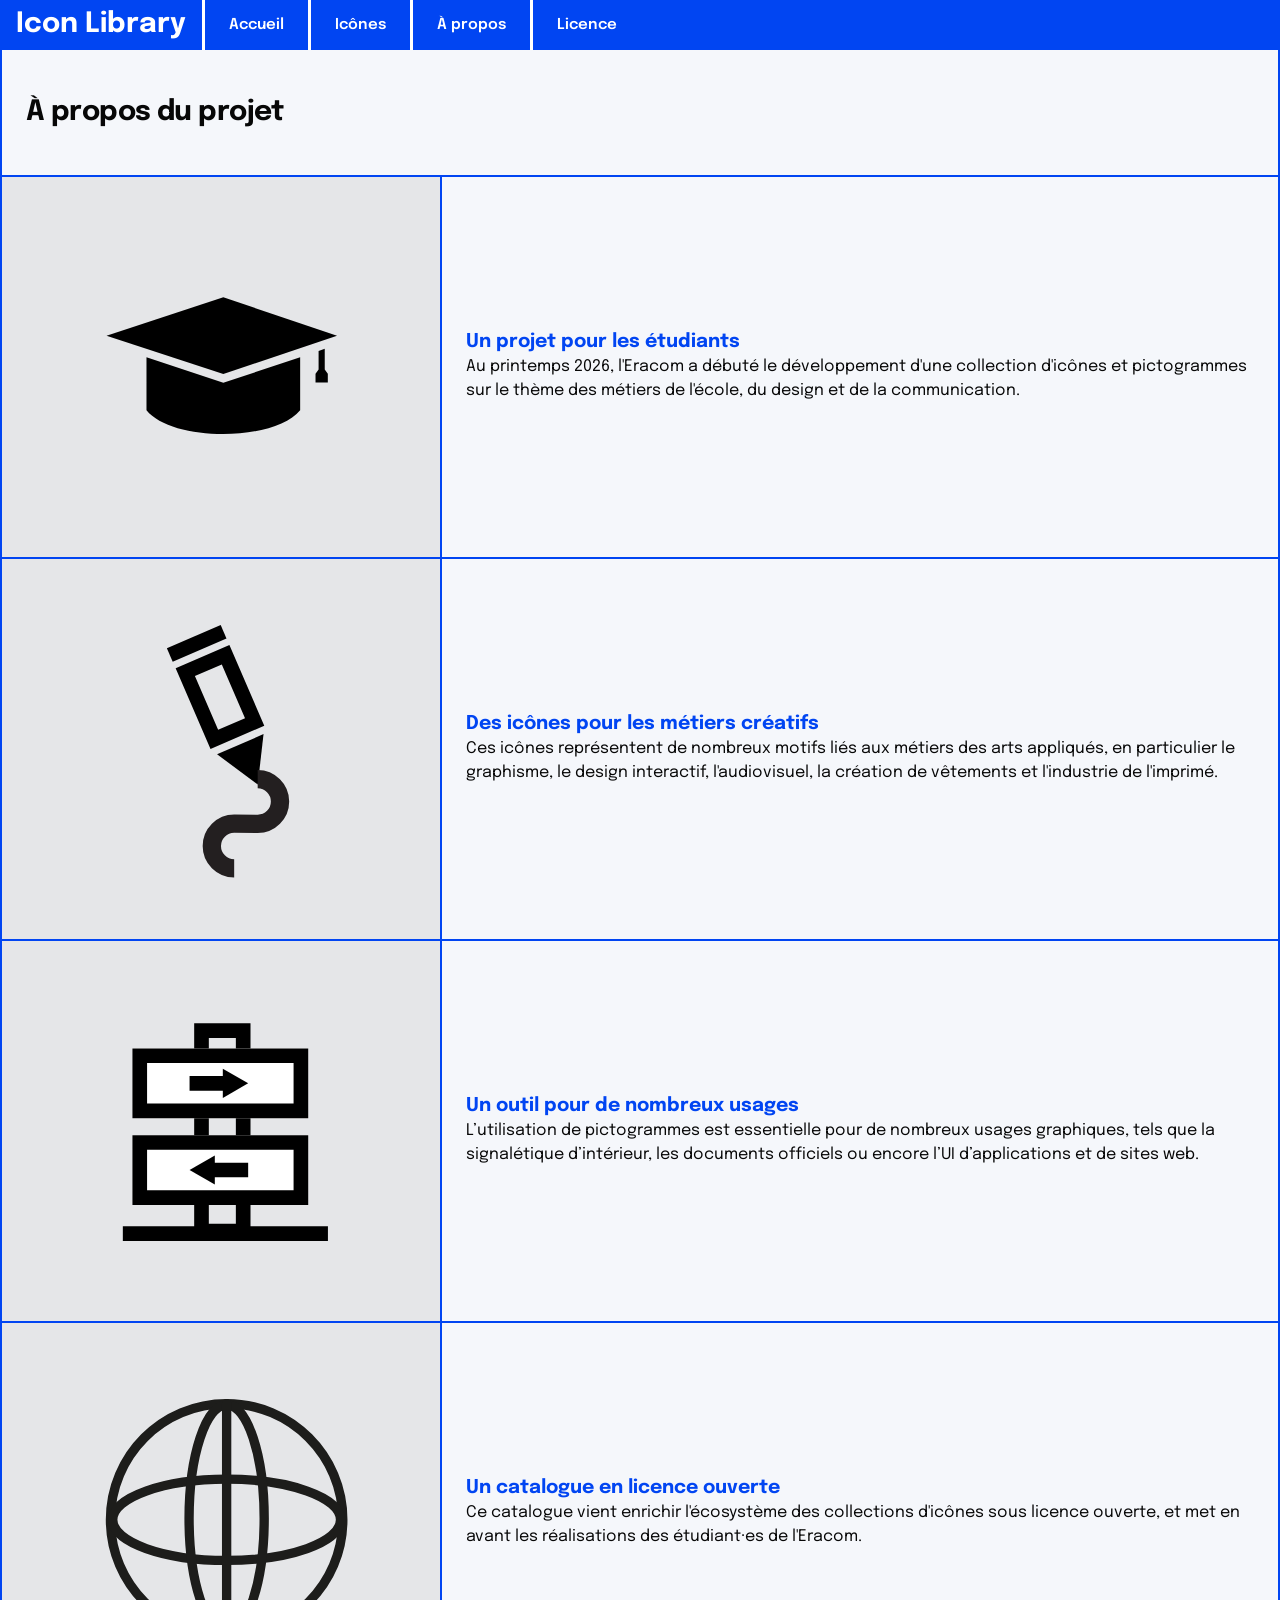
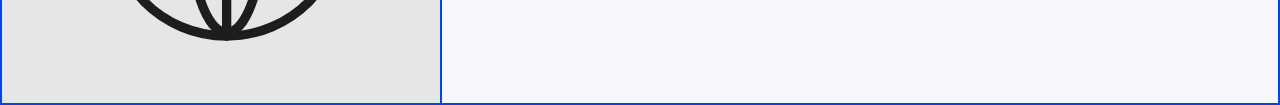
<file: about.html>
<!DOCTYPE html>
<html lang="fr">
<head>
  <meta charset="UTF-8">
  <meta name="viewport" content="width=device-width, initial-scale=1.0">
  <title>À propos — Icon Library</title>
  <link rel="stylesheet" href="style.css">
  <link rel="preconnect" href="https://fonts.googleapis.com">
  <link rel="preconnect" href="https://fonts.gstatic.com" crossorigin>
  <link href="https://fonts.googleapis.com/css2?family=Epilogue:ital,wght@0,100..900;1,100..900&display=swap" rel="stylesheet">
  <style>
    .iconlib-mobile-menu { display: none; }
    .iconlib-mobile-menu.visible { display: flex; }
  </style>
</head>
<body>
  <header class="iconlib-header">
    <a href="index.html" class="iconlib-logo">Icon Library</a>
    <nav class="iconlib-nav" aria-label="Navigation principale">
      <a href="index.html" class="iconlib-nav-link">Accueil</a>
      <a href="index.html" class="iconlib-nav-link">Icônes</a>
      <a href="about.html" class="iconlib-nav-link">À propos</a>
      <a href="licence.html" class="iconlib-nav-link">Licence</a>
    </nav>
    <button class="iconlib-hamburger" aria-label="Menu" aria-expanded="false">
      <span class="iconlib-hamburger-bar" aria-hidden="true"></span>
      <span class="iconlib-hamburger-bar" aria-hidden="true"></span>
      <span class="iconlib-hamburger-bar" aria-hidden="true"></span>
    </button>
  </header>

  <nav class="iconlib-mobile-menu" aria-label="Menu mobile">
    <a href="index.html" class="iconlib-mobile-menu-link">Accueil <span aria-hidden="true">→</span></a>
    <a href="index.html" class="iconlib-mobile-menu-link">Icônes <span aria-hidden="true">→</span></a>
    <a href="about.html" class="iconlib-mobile-menu-link">À propos <span aria-hidden="true">→</span></a>
    <a href="licence.html" class="iconlib-mobile-menu-link">Licence <span aria-hidden="true">→</span></a>
  </nav>

  <main class="iconlib-main about-page">
    <section class="about-hero">
      <h1>À propos du projet</h1>
    </section>

    <section class="about-grid">
      <article class="about-card">
        <div class="about-icon" aria-hidden="true">
          <img src="icons/batiment/salle-des-profs.svg" alt="Icône salle des profs" width="48" height="48">
        </div>
        <div>
          <h2>Un projet pour les étudiants</h2>
          <p>Au printemps 2026, l'Eracom a débuté le développement d'une collection d'icônes et pictogrammes sur le thème des métiers de l'école, du design et de la communication.</p>
        </div>
      </article>

      <article class="about-card">
        <div class="about-icon" aria-hidden="true">
          <img src="icons/graphisme/illustration-vide.svg" alt="Icône illustration vide" width="48" height="48">
        </div>
        <div>
          <h2>Des icônes pour les métiers créatifs</h2>
          <p>Ces icônes représentent de nombreux motifs liés aux métiers des arts appliqués, en particulier le graphisme, le design interactif, l'audiovisuel, la création de vêtements et l'industrie de l'imprimé.</p>
        </div>
      </article>

      <article class="about-card">
        <div class="about-icon" aria-hidden="true">
          <img src="icons/graphisme/signaletique.svg" alt="Icône signalétique" width="48" height="48">
        </div>
        <div>
          <h2>Un outil pour de nombreux usages</h2>
          <p>L’utilisation de pictogrammes est essentielle pour de nombreux usages graphiques, tels que la signalétique d’intérieur, les documents officiels ou encore l’UI d’applications et de sites web.</p>
        </div>
      </article>

      <article class="about-card">
        <div class="about-icon" aria-hidden="true">
          <img src="icons/web/web.svg" alt="Icône web" width="48" height="48">
        </div>
        <div>
          <h2>Un catalogue en licence ouverte</h2>
          <p>Ce catalogue vient enrichir l'écosystème des collections d'icônes sous licence ouverte, et met en avant les réalisations des étudiant·es de l'Eracom.</p>
        </div>
      </article>
    </section>
  </main>

  <script>
    const mobileMenuBtn = document.querySelector('.iconlib-hamburger');
    const mobileMenu = document.querySelector('.iconlib-mobile-menu');
    mobileMenuBtn?.addEventListener('click', () => {
      const isOpen = mobileMenu.classList.toggle('visible');
      mobileMenuBtn.setAttribute('aria-expanded', String(isOpen));
    });
  </script>
</body>
</html>
</file>
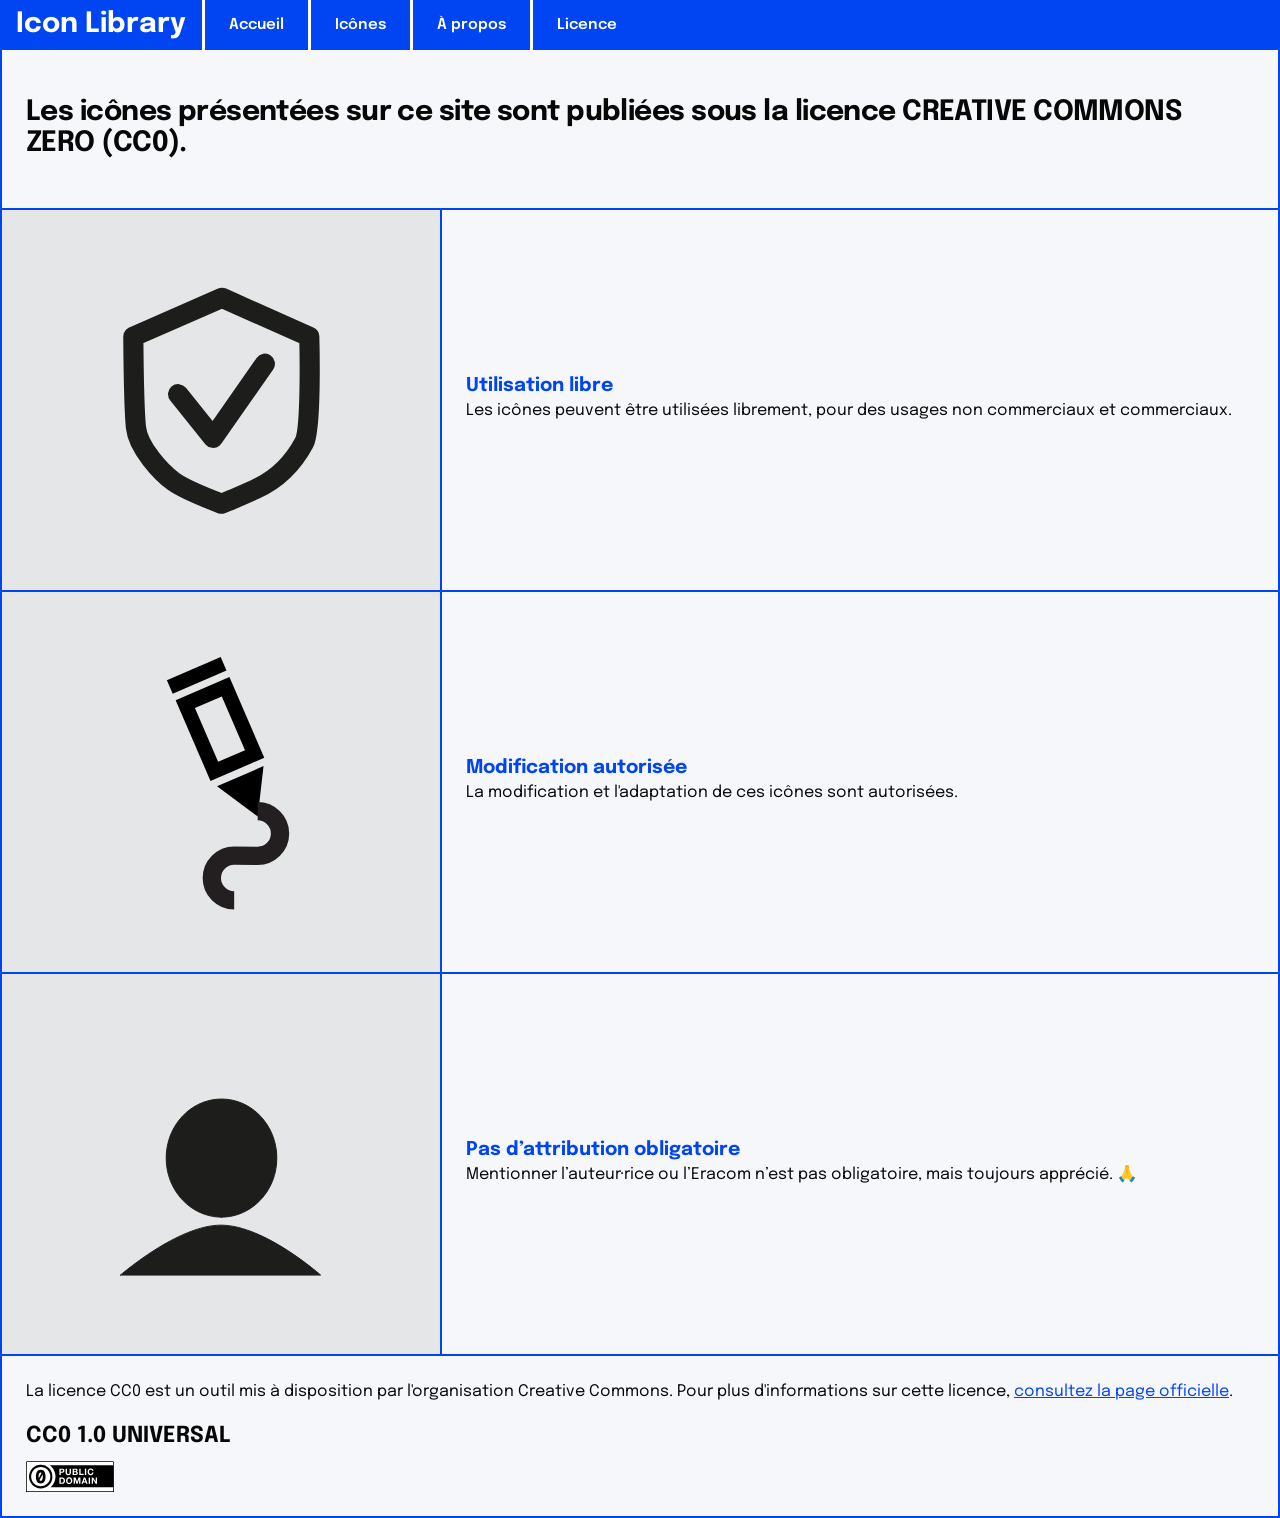
<file: licence.html>
<!DOCTYPE html>
<html lang="fr">
<head>
  <meta charset="UTF-8">
  <meta name="viewport" content="width=device-width, initial-scale=1.0">
  <title>Licence — Icon Library</title>
  <link rel="stylesheet" href="style.css">
  <link rel="preconnect" href="https://fonts.googleapis.com">
  <link rel="preconnect" href="https://fonts.gstatic.com" crossorigin>
  <link href="https://fonts.googleapis.com/css2?family=Epilogue:ital,wght@0,100..900;1,100..900&display=swap" rel="stylesheet">
  <style>
    .iconlib-mobile-menu { display: none; }
    .iconlib-mobile-menu.visible { display: flex; }
  </style>
</head>
<body>
  <header class="iconlib-header">
    <a href="index.html" class="iconlib-logo">Icon Library</a>
    <nav class="iconlib-nav" aria-label="Navigation principale">
      <a href="index.html" class="iconlib-nav-link">Accueil</a>
      <a href="index.html" class="iconlib-nav-link">Icônes</a>
      <a href="about.html" class="iconlib-nav-link">À propos</a>
      <a href="licence.html" class="iconlib-nav-link">Licence</a>
    </nav>
    <button class="iconlib-hamburger" aria-label="Menu" aria-expanded="false">
      <span class="iconlib-hamburger-bar" aria-hidden="true"></span>
      <span class="iconlib-hamburger-bar" aria-hidden="true"></span>
      <span class="iconlib-hamburger-bar" aria-hidden="true"></span>
    </button>
  </header>

  <nav class="iconlib-mobile-menu" aria-label="Menu mobile">
    <a href="index.html" class="iconlib-mobile-menu-link">Accueil <span aria-hidden="true">→</span></a>
    <a href="index.html" class="iconlib-mobile-menu-link">Icônes <span aria-hidden="true">→</span></a>
    <a href="about.html" class="iconlib-mobile-menu-link">À propos <span aria-hidden="true">→</span></a>
    <a href="licence.html" class="iconlib-mobile-menu-link">Licence <span aria-hidden="true">→</span></a>
  </nav>

  <main class="iconlib-main license-page">
    <section class="license-hero">
      <p class="license-hero-label">Les icônes présentées sur ce site sont publiées sous la licence CREATIVE COMMONS ZERO (CC0).</p>
    </section>

    <section class="license-grid">
      <article class="license-card">
        <div class="license-card-icon" aria-hidden="true">
          <img src="icons/web/securite.svg" alt="Icône de sécurité" width="48" height="48">
        </div>
        <div>
          <h2>Utilisation libre</h2>
          <p>Les icônes peuvent être utilisées librement, pour des usages non commerciaux et commerciaux.</p>
        </div>
      </article>

      <article class="license-card">
        <div class="license-card-icon" aria-hidden="true">
          <img src="icons/graphisme/illustration-vide.svg" alt="Icône d'illustration vide" width="48" height="48">
        </div>
        <div>
          <h2>Modification autorisée</h2>
          <p>La modification et l'adaptation de ces icônes sont autorisées.</p>
        </div>
      </article>

      <article class="license-card">
        <div class="license-card-icon" aria-hidden="true">
          <img src="icons/web/avatar.svg" alt="Icône de profil" width="48" height="48">
        </div>
        <div>
          <h2>Pas d’attribution obligatoire</h2>
          <p>Mentionner l’auteur·rice ou l’Eracom n’est pas obligatoire, mais toujours apprécié. 🙏</p>
        </div>
      </article>
    </section>

    <section class="license-footer">
      <p>La licence CC0 est un outil mis à disposition par l'organisation Creative Commons. Pour plus d'informations sur cette licence, <a href="https://creativecommons.org/publicdomain/zero/1.0/" target="_blank" rel="noreferrer noopener">consultez la page officielle</a>.</p>
      <div class="license-badge-block">
        <p class="license-badge-label">CC0 1.0 UNIVERSAL</p>
        <a href="https://creativecommons.org/publicdomain/zero/1.0/" target="_blank" rel="noreferrer noopener" class="license-badge-link" aria-label="Creative Commons CC0 Button">
          <img src="assets/CC0_button.svg" alt="Bouton CC0" width="88" height="31">
        </a>
      </div>
    </section>
  </main>

  <script>
    const mobileMenuBtn = document.querySelector('.iconlib-hamburger');
    const mobileMenu = document.querySelector('.iconlib-mobile-menu');
    mobileMenuBtn?.addEventListener('click', () => {
      const isOpen = mobileMenu.classList.toggle('visible');
      mobileMenuBtn.setAttribute('aria-expanded', String(isOpen));
    });
  </script>
</body>
</html>
</file>
<file: style.css>
/* ── Variables ── */
:root {
  --color-bg-page:      #EDF0F5;
  --color-bg-darker:    #E5E6E8;
  --color-blue:         #0145F2;
  --color-blue-dark:    #051BCB;
  --color-text-primary: #070707;
  --font-body:          'Epilogue', sans-serif;
  --info-icon-container-width:  clamp(158px, 34.375vw, 440px);
  --info-icon-container-height: clamp(149px, 29.6875vw, 380px);
  --info-icon-size:             clamp(131px, 22.890625vw, 293px);
  --text-xs:   14px;
  --text-sm:   15px;
  --text-base: 19px;
  --text-xl:   22px;
  --text-2xl:  28px;
  --font-normal:   400;
  --font-medium:   500;
  --font-semibold: 600;
  --font-bold:     700;
  --leading-tight:  1.05;
  --leading-normal: 1.5;
  --spacing-xs:  4px;
  --spacing-sm:  8px;
  --spacing-md:  16px;
  --spacing-lg:  24px;
  --spacing-xl:  32px;
  --spacing-2xl: 48px;
  --header-height: 50px;
  --toolbar-height: 36px;
}

*, *::before, *::after { box-sizing: border-box; }

body {
  margin: 0;
  background: var(--color-bg-page);
  font-family: var(--font-body);
  color: var(--color-text-primary);
  min-height: 100vh;
}

/* ── Header ── */
.iconlib-header {
  position: sticky;
  top: 0;
  z-index: 100;
  background: var(--color-blue);
  display: flex;
  align-items: stretch;
  height: var(--header-height);
}

.iconlib-logo {
  color: #fff;
  font-size: var(--text-2xl);
  font-weight: var(--font-bold);
  line-height: 1;
  text-decoration: none;
  display: flex;
  align-items: center;
  padding: 0 var(--spacing-md);
  flex-shrink: 0;
}

.iconlib-nav {
  display: none;
  flex: 1;
  align-items: stretch;
}

@media (min-width: 700px) {
  .iconlib-nav { display: flex; }
  .iconlib-hamburger { display: none !important; }
}

.iconlib-nav-link {
  color: #fff;
  text-decoration: none;
  font-weight: var(--font-semibold);
  font-size: var(--text-sm);
  display: flex;
  align-items: center;
  padding: 0 var(--spacing-lg);
  border-left: 3px solid #fff;
}

.iconlib-nav-link:hover,
.iconlib-nav-link:focus {
  background: rgba(255, 255, 255, 0.15);
  outline: none;
}

.iconlib-hamburger {
  margin-left: auto;
  background: none;
  border: none;
  color: #fff;
  cursor: pointer;
  padding: 0 var(--spacing-md);
  display: flex;
  flex-direction: column;
  align-items: center;
  justify-content: center;
  gap: 5px;
  flex-shrink: 0;
  height: 100%;
}

.iconlib-hamburger:focus {
  outline: 2px solid rgba(255, 255, 255, 0.6);
  outline-offset: -2px;
}

.iconlib-hamburger-bar {
  display: block;
  width: 20px;
  height: 2px;
  background: #fff;
}

/* ── Mobile menu ── */
.iconlib-mobile-menu {
  position: fixed;
  top: var(--header-height);
  right: 0;
  bottom: 0;
  width: 60%;
  background: var(--color-blue);
  border: 3px solid var(--color-blue-dark);
  z-index: 200;
  display: flex;
  flex-direction: column;
}

@media (min-width: 700px) {
  .iconlib-mobile-menu { display: none !important; }
}

.iconlib-mobile-menu-link {
  color: #fff;
  text-decoration: none;
  font-weight: var(--font-bold);
  font-size: var(--text-base);
  padding: var(--spacing-sm) var(--spacing-md);
  border-bottom: 3px solid var(--color-blue-dark);
  display: flex;
  align-items: center;
  justify-content: space-between;
}

.iconlib-mobile-menu-link:hover,
.iconlib-mobile-menu-link:focus {
  background: rgba(255, 255, 255, 0.1);
  outline: none;
}

/* ── Toolbar ── */
.iconlib-toolbar {
  border-bottom: 2px solid var(--color-blue);
  background: #F5F7FB;
  padding: var(--spacing-md) var(--spacing-lg);
}

.iconlib-toolbar-top {
  display: flex;
  align-items: stretch;
  border-bottom: 2px solid var(--color-blue);
  gap: var(--spacing-md);
  padding-bottom: var(--spacing-md);
  margin-bottom: var(--spacing-md);
}

.iconlib-search-wrap {
  flex: 1;
  display: flex;
  align-items: stretch;
  border-right: 2px solid var(--color-blue);
  min-width: 0;
}

.iconlib-search-input {
  flex: 1;
  border: none;
  background: transparent;
  padding: var(--spacing-sm) var(--spacing-md);
  font-family: var(--font-body);
  font-size: var(--text-sm);
  color: var(--color-text-primary);
  outline: none;
  min-width: 0;
}

.iconlib-search-input::placeholder {
  color: var(--color-text-primary);
  opacity: 0.5;
}

.iconlib-search-btn {
  background: var(--color-blue);
  border: none;
  color: #fff;
  padding: 0 var(--spacing-sm);
  cursor: pointer;
  display: flex;
  align-items: center;
  justify-content: center;
  flex-shrink: 0;
}

.iconlib-search-btn svg {
  width: 18px;
  height: 18px;
  display: block;
}

.iconlib-categories-wrap {
  display: flex;
  align-items: stretch;
  position: relative;
  min-width: 120px;
  flex-shrink: 0;
}

.iconlib-categories-select {
  flex: 1;
  border: none;
  background: transparent;
  padding: var(--spacing-sm) 28px var(--spacing-sm) var(--spacing-md);
  font-family: var(--font-body);
  font-size: var(--text-sm);
  font-weight: var(--font-normal);
  color: var(--color-blue);
  cursor: pointer;
  outline: none;
  appearance: none;
  -webkit-appearance: none;
}

.iconlib-categories-arrow {
  position: absolute;
  right: var(--spacing-sm);
  top: 50%;
  transform: translateY(-50%);
  pointer-events: none;
  color: var(--color-blue);
  font-size: 0.75rem;
  font-weight: var(--font-bold);
}

.iconlib-slider-row {
  display: flex;
  align-items: center;
  gap: var(--spacing-sm);
  padding: var(--spacing-sm) 0;
}

.iconlib-slider-btn {
  background: none;
  border: none;
  color: var(--color-blue);
  font-size: 1.1rem;
  font-weight: var(--font-bold);
  cursor: pointer;
  line-height: 1;
  padding: 0;
  flex-shrink: 0;
}

.iconlib-size-slider {
  flex: 1;
  accent-color: var(--color-blue);
  cursor: pointer;
}

@media (min-width: 700px) {
  .iconlib-toolbar {
    display: flex;
    align-items: stretch;
    padding: 0;
    height: var(--toolbar-height);
    position: sticky;
    top: var(--header-height);
    z-index: 100;
  }

  .iconlib-toolbar-top {
    flex: 0 0 61.25%;
    gap: 0;
    padding-bottom: 0;
    margin-bottom: 0;
    border-bottom: 0;
  }

  .iconlib-search-wrap,
  .iconlib-categories-wrap {
    flex: 1;
    min-width: 0;
  }

  .iconlib-categories-wrap {
    border-right: 2px solid var(--color-blue);
  }

  .iconlib-slider-row {
    flex: 1;
    min-width: 0;
    padding: 0 var(--spacing-md);
  }
}

/* ── Main ── */
.iconlib-main {
  padding: var(--spacing-2xl) 0;
}

/* ── Category section ── */
.iconlib-category {
  margin-bottom: var(--spacing-2xl);
}

.iconlib-category-title {
  font-size: var(--text-xl);
  font-weight: var(--font-bold);
  color: var(--color-blue);
  margin: 0 0 var(--spacing-md) 0;
  padding: 0 var(--spacing-lg);
  line-height: var(--leading-tight);
}

.iconlib-category-title-label {
  text-decoration: underline;
  text-underline-offset: 3px;
}

.iconlib-category-count {
  font-size: var(--text-sm);
  font-weight: var(--font-normal);
}

/* ── Icon grid (table-like borders) ── */
.iconlib-grid {
  display: grid;
  grid-template-columns: repeat(2, 1fr);
  border-top: 2px solid var(--color-blue);
  border-left: 2px solid var(--color-blue);
}

@media (min-width: 420px) {
  .iconlib-grid { grid-template-columns: repeat(3, 1fr); }
}

@media (min-width: 700px) {
  .iconlib-grid { grid-template-columns: repeat(6, 1fr); }
}

.iconlib-card {
  background: transparent;
  border: none;
  border-right: 2px solid var(--color-blue);
  border-bottom: 2px solid var(--color-blue);
  border-radius: 0;
  padding: 0;
  display: flex;
  flex-direction: column;
  align-items: center;
  cursor: pointer;
  transition: background 0.15s;
  outline: none;
  gap: 0;
}

.iconlib-card:hover {
  background: var(--color-bg-darker);
}

.iconlib-card:focus-visible {
  background: var(--color-bg-darker);
  outline: 2px solid var(--color-blue);
  outline-offset: -2px;
}

.iconlib-img {
  width: var(--icon-size, 64px);
  height: var(--icon-size, 64px);
  object-fit: contain;
  display: block;
  margin: calc(var(--spacing-xl) + 4px) calc(var(--spacing-xl) + 4px) calc(var(--spacing-xl) + 4px);
}

.iconlib-name {
  align-self: stretch;
  margin-top: auto;
  padding: var(--spacing-xs) var(--spacing-sm);
  border-top: 2px solid var(--color-blue);
  font-size: var(--text-xs);
  font-weight: var(--font-medium);
  text-align: center;
  word-break: break-word;
  line-height: var(--leading-normal);
}

/* ── "voir plus" ── */
.iconlib-voir-plus {
  display: block;
  width: 100%;
  text-align: right;
  padding: var(--spacing-sm) var(--spacing-lg);
  font-family: var(--font-body);
  font-size: var(--text-sm);
  font-weight: var(--font-medium);
  color: var(--color-blue);
  background: none;
  border: none;
  cursor: pointer;
}

.iconlib-voir-plus:hover,
.iconlib-voir-plus:focus {
  text-decoration: underline;
  outline: none;
}

/* ── Error / Empty ── */
.iconlib-error {
  color: #fff;
  background: #d32f2f;
  padding: var(--spacing-md);
  text-align: center;
  font-size: var(--text-base);
  margin: var(--spacing-lg);
}

.iconlib-empty {
  color: var(--color-blue);
  text-align: center;
  font-size: var(--text-base);
  padding: var(--spacing-xl) var(--spacing-lg);
}

/* ── Modal panel ── */
.iconlib-modal-panel {
  position: fixed;
  top: var(--header-height);
  left: 0;
  right: 0;
  bottom: 0;
  background: var(--color-bg-page);
  border: 2px solid var(--color-blue);
  z-index: 500;
  overflow-y: auto;
  display: flex;
  flex-direction: column;
}

@media (min-width: 700px) {
  .iconlib-modal-panel {
    top: calc(var(--header-height) + var(--toolbar-height));
    left: auto;
    right: 0;
    width: calc(50% + 2px);
    border-top: none;
    border-left: 2px solid var(--color-blue);
  }
}

.iconlib-modal-stage {
  position: relative;
  aspect-ratio: 1 / 1;
  overflow: hidden;
  display: flex;
  flex-direction: column;
  flex-shrink: 0;
}

.iconlib-modal-close {
  position: absolute;
  top: 0;
  left: 0;
  background: none;
  border: none;
  color: var(--color-blue);
  cursor: pointer;
  font-size: 1.1rem;
  line-height: 1;
  padding: var(--spacing-sm) var(--spacing-md);
}

.iconlib-modal-close:focus {
  outline: 2px solid var(--color-blue);
}

.iconlib-modal-panel > div {
  display: flex;
  flex-direction: column;
  flex-shrink: 0;
}

.iconlib-modal-preview {
  display: flex;
  align-items: center;
  justify-content: center;
  padding: var(--spacing-xl);
  flex: 1;
  min-height: 0;
  overflow: hidden;
}

.iconlib-modal-preview img {
  display: block;
  width: 100%;
  height: 100%;
  max-width: 400px;
  max-height: 400px;
  object-fit: contain;
}

.iconlib-modal-name {
  font-size: var(--text-2xl);
  font-weight: var(--font-bold);
  text-align: center;
  margin: var(--spacing-md) var(--spacing-xl) var(--spacing-lg);
  line-height: var(--leading-tight);
}

/* Modal info rows separated by blue borders */
.iconlib-modal-row {
  border-top: 2px solid var(--color-blue);
  min-height: calc(24px + 2 * var(--spacing-sm) + 2px);
  padding: var(--spacing-sm) var(--spacing-md);
  font-size: var(--text-sm);
  color: var(--color-text-primary);
  display: flex;
  align-items: center;
  justify-content: space-between;
  gap: var(--spacing-sm);
}

.iconlib-modal-row-last {
  border-bottom: 2px solid var(--color-blue);
}

.iconlib-modal-row-action {
  cursor: pointer;
  transition: background 0.15s;
}

.iconlib-modal-row-action:hover {
  background: var(--color-bg-darker);
}

.iconlib-modal-slider-row {
  border-top: 2px solid var(--color-blue);
  display: flex;
  align-items: center;
  gap: var(--spacing-sm);
  padding: var(--spacing-xs) var(--spacing-md);
}

.iconlib-modal-slider-btn {
  background: none;
  border: none;
  color: var(--color-blue);
  font-size: 1.1rem;
  font-weight: var(--font-bold);
  cursor: pointer;
  padding: 0;
  flex-shrink: 0;
  line-height: 1;
}

.iconlib-modal-slider {
  flex: 1;
  accent-color: var(--color-blue);
  cursor: pointer;
}

.iconlib-modal-action-icon {
  width: 24px;
  height: 24px;
  flex-shrink: 0;
  display: block;
}

.iconlib-modal-download {
  color: var(--color-text-primary);
  text-decoration: none;
  flex: 1;
}

.iconlib-modal-copy-btn {
  background: none;
  border: none;
  font-family: var(--font-body);
  font-size: var(--text-sm);
  color: var(--color-text-primary);
  cursor: pointer;
  padding: 0;
  text-align: left;
  flex: 1;
}

.iconlib-modal-fallback {
  border-top: 2px solid var(--color-blue);
  padding: var(--spacing-sm) var(--spacing-md);
  display: flex;
  flex-direction: column;
  gap: var(--spacing-xs);
}

.iconlib-modal-fallback label {
  font-size: var(--text-xs);
}

.iconlib-modal-fallback textarea {
  width: 100%;
  min-height: 80px;
  font-family: monospace;
  font-size: var(--text-xs);
  border: 2px solid var(--color-blue);
  padding: var(--spacing-xs);
  resize: vertical;
  background: #fff;
}

.iconlib-modal-error {
  border-top: 2px solid var(--color-blue);
  color: #d32f2f;
  padding: var(--spacing-xs) var(--spacing-md);
  font-size: var(--text-sm);
}

/* ── Licence page ── */
.license-page {
  display: flex;
  flex-direction: column;
}

.license-hero {
  background: #F5F7FB;
  padding: var(--spacing-2xl) var(--spacing-lg);
  border: 2px solid var(--color-blue);
  border-top: 0;
}

.license-hero-label {
  margin: 0;
  font-size: var(--text-2xl);
  font-weight: var(--font-bold);
  line-height: 1.1;
  letter-spacing: -0.02em;
  color: var(--color-text-primary);
}

.license-grid {
  display: grid;
  gap: 0;
  border: 2px solid var(--color-blue);
  border-top: 0;
}

.license-card {
  display: grid;
  grid-template-columns: minmax(0, var(--info-icon-container-width)) minmax(0, 1fr);
  gap: 0;
  align-items: center;
  padding: 0;
  border-bottom: 2px solid var(--color-blue);
  background: #F5F7FB;
}

.license-card:last-child {
  border-bottom: none;
}

.license-card-icon,
.about-icon {
  width: 100%;
  height: var(--info-icon-container-height);
  display: grid;
  place-items: center;
  color: var(--color-text-primary);
  background: var(--color-bg-darker);
  border-right: 2px solid var(--color-blue);
}

.license-card > div:not(.license-card-icon),
.about-card > div:not(.about-icon) {
  padding: var(--spacing-lg);
}

.license-card-icon img,
.about-icon img {
  width: var(--info-icon-size);
  height: var(--info-icon-size);
  object-fit: contain;
}

.license-card h2 {
  margin: 0 0 var(--spacing-xs) 0;
  font-size: var(--text-base);
  color: var(--color-blue);
}

.license-card p {
  margin: 0;
  color: var(--color-text-primary);
  line-height: var(--leading-normal);
}

.license-footer {
  background: #F5F7FB;
  padding: var(--spacing-lg);
  border: 2px solid var(--color-blue);
  border-top: 0;
  display: flex;
  flex-direction: column;
  gap: var(--spacing-md);
}

.license-footer p {
  margin: 0;
  color: var(--color-text-primary);
  line-height: var(--leading-normal);
}

.license-footer a {
  color: var(--color-blue);
  text-decoration: underline;
}

.license-badge-block {
  display: flex;
  flex-direction: column;
  gap: var(--spacing-sm);
}

.license-badge-label {
  margin: 0;
  font-size: var(--text-xl);
  font-weight: var(--font-bold);
}

.license-badge-link {
  display: inline-flex;
  width: max-content;
}

.license-badge-link svg {
  width: 180px;
  height: 60px;
}

/* ── Utility ── */
.about-page,
.license-page {
  padding: 0;
  max-width: none;
  gap: 0;
}

.about-page {
  display: flex;
  flex-direction: column;
}

.about-hero {
  padding: var(--spacing-2xl) var(--spacing-lg);
  background: #F5F7FB;
  border: 2px solid var(--color-blue);
  border-top: 0;
}

.about-hero h1 {
  margin: 0;
  font-size: var(--text-2xl);
  color: var(--color-text-primary);
  letter-spacing: -0.02em;
}

.about-grid {
  display: grid;
  gap: 0;
  border: 2px solid var(--color-blue);
  border-top: 0;
}

.about-card {
  display: grid;
  grid-template-columns: minmax(0, var(--info-icon-container-width)) minmax(0, 1fr);
  align-items: center;
  gap: 0;
  padding: 0;
  border-bottom: 2px solid var(--color-blue);
  background: #F5F7FB;
}

.about-card:last-child {
  border-bottom: none;
}

.about-card h2 {
  margin: 0 0 var(--spacing-xs) 0;
  font-size: var(--text-base);
  color: var(--color-blue);
}

.about-card p {
  margin: 0;
  color: var(--color-text-primary);
  line-height: var(--leading-normal);
}

@media (max-width: 699px) {
  .license-card > div:not(.license-card-icon),
  .about-card > div:not(.about-icon) {
    display: contents;
  }

  .license-card-icon,
  .about-icon {
    border-bottom: 2px solid var(--color-blue);
  }

  .license-card h2,
  .about-card h2 {
    margin: 0;
    padding: var(--spacing-md);
  }

  .license-card p,
  .about-card p {
    grid-column: 1 / -1;
    padding: var(--spacing-md);
  }
}

.sr-only {
  position: absolute;
  width: 1px;
  height: 1px;
  padding: 0;
  margin: -1px;
  overflow: hidden;
  clip: rect(0, 0, 0, 0);
  white-space: nowrap;
  border: 0;
}
</file>
